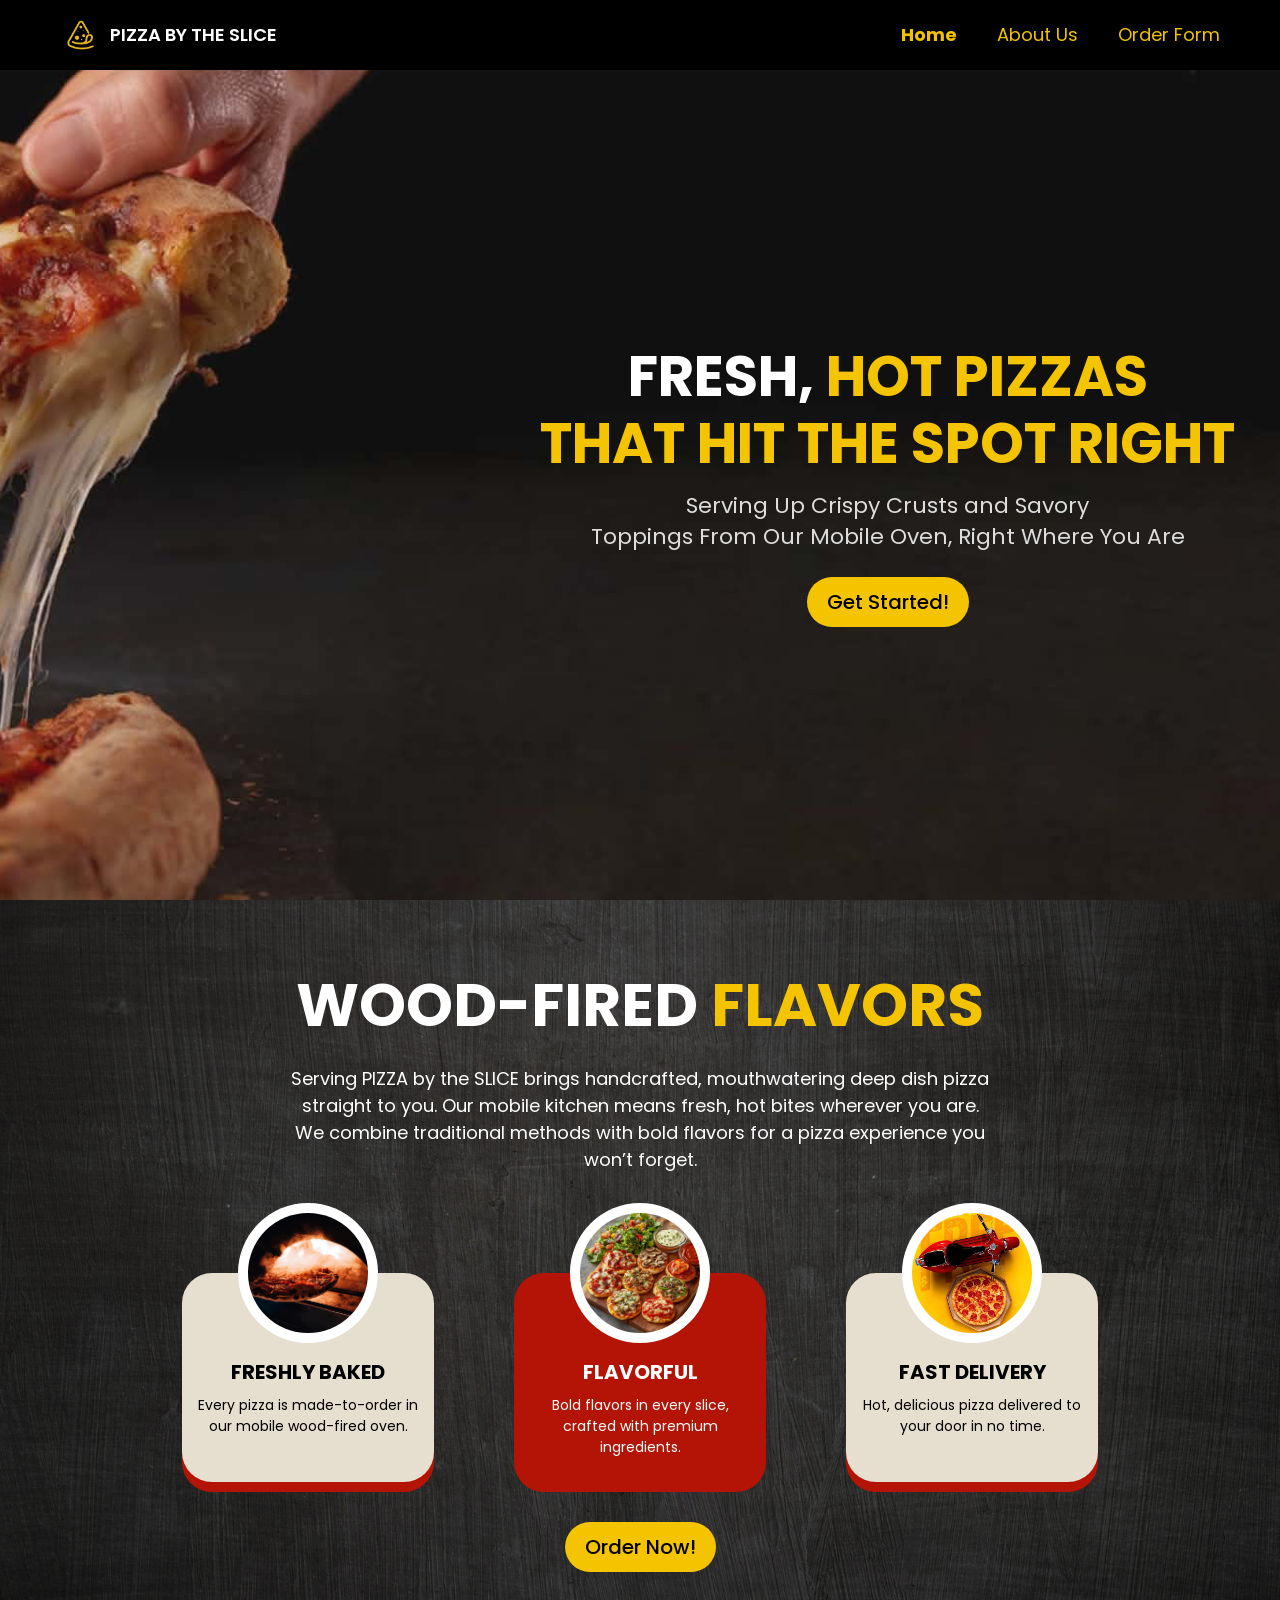
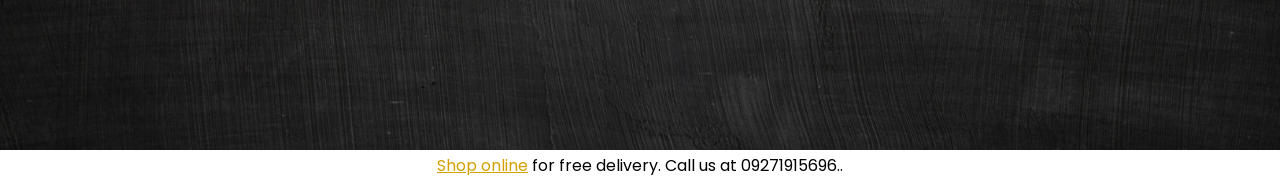
<file: index.html>
<!DOCTYPE html>
<html lang="en">
<head>
<meta charset="UTF-8">
<meta name="viewport" content="width=device-width, initial-scale=1.0">
<title>Pizza by the Slice</title>

<link rel="stylesheet" href="css/style.css">

<!-- Google Font -->
<link href="https://fonts.googleapis.com/css2?family=Poppins:wght@300;400;600&display=swap" rel="stylesheet">
<link rel="preconnect" href="https://fonts.googleapis.com">
<link rel="preconnect" href="https://fonts.gstatic.com" crossorigin>
<link href="https://fonts.googleapis.com/css2?family=Alice&family=Archivo+Black&family=Bungee&family=Cinzel:wght@400..900&family=Merriweather:ital,opsz,wght@0,18..144,300..900;1,18..144,300..900&family=Monsieur+La+Doulaise&family=Pacifico&family=Pinyon+Script&family=Roboto+Slab:wght@100..900&family=Source+Serif+4:ital,opsz,wght@0,8..60,200..900;1,8..60,200..900&display=swap" rel="stylesheet">

</head>

<body class="page-home">
<header>
    <div class="navbar">
        <div class="logo">
            <img src="assets/pizza-logo.png" alt="logo">
            <span>PIZZA BY THE SLICE</span>
        </div>
        <nav>
            <ul>
                <li><a href="index.html">Home</a></li>
                <li><a href="about-us.html">About Us</a></li>
                <li><a href="order-form.html">Order Form</a></li>
            </ul>
        </nav>
    </div>
</header>

<section class="hero">
    <div class="hero-text">
        <h1>
            FRESH, <span>HOT PIZZAS</span><br>
            <span class="hero-line-wide">THAT HIT THE SPOT RIGHT</span>
        </h1>
        <p>
            Serving Up Crispy Crusts and Savory<br>
            Toppings From Our Mobile Oven, Right Where You Are
        </p>
       <a href="#about" class="order-btn">Get Started!</a>
    </div>
</section>

<!-- ABOUT SECTION -->
<section id="about" class="about-section">
    <div class="about-header">
        <h1>WOOD-FIRED <span>FLAVORS</span></h1>
        <p>
            Serving PIZZA by the SLICE brings handcrafted, mouthwatering deep dish pizza straight to you.
            Our mobile kitchen means fresh, hot bites wherever you are. We combine traditional methods
            with bold flavors for a pizza experience you won’t forget.
        </p>
    </div>

    <div class="chef-container">
        <div class="chef-card">
            <div class="chef-img">
                <img src="assets/freshly-baked.png">
            </div>
            <h3>FRESHLY BAKED</h3>
            <p class="label">Every pizza is made-to-order in our mobile wood-fired oven.</p>
        </div>

        <div class="chef-card highlight">
            <div class="chef-img">
                <img src="assets/flavorful.png">
            </div>
            <h3>FLAVORFUL</h3>
            <p class="label">Bold flavors in every slice, crafted with premium ingredients.</p>
        </div>

        <div class="chef-card">
            <div class="chef-img">
                <img src="assets/fast-delivery.png">
            </div>
            <h3>FAST DELIVERY</h3>
            <p class="label">Hot, delicious pizza delivered to your door in no time.</p>
        </div>
    </div>

    <div class="order-section">
        <a class="order-btn" href="order-form.html">Order Now!</a>
    </div>

</section>

<footer>
    <div class="subtext">
        <p>
            <a href="#">Shop online</a> for free delivery. Call us at 09271915696.</a>.
        </p>
    </div>
</footer>

</body>
</html>
</file>
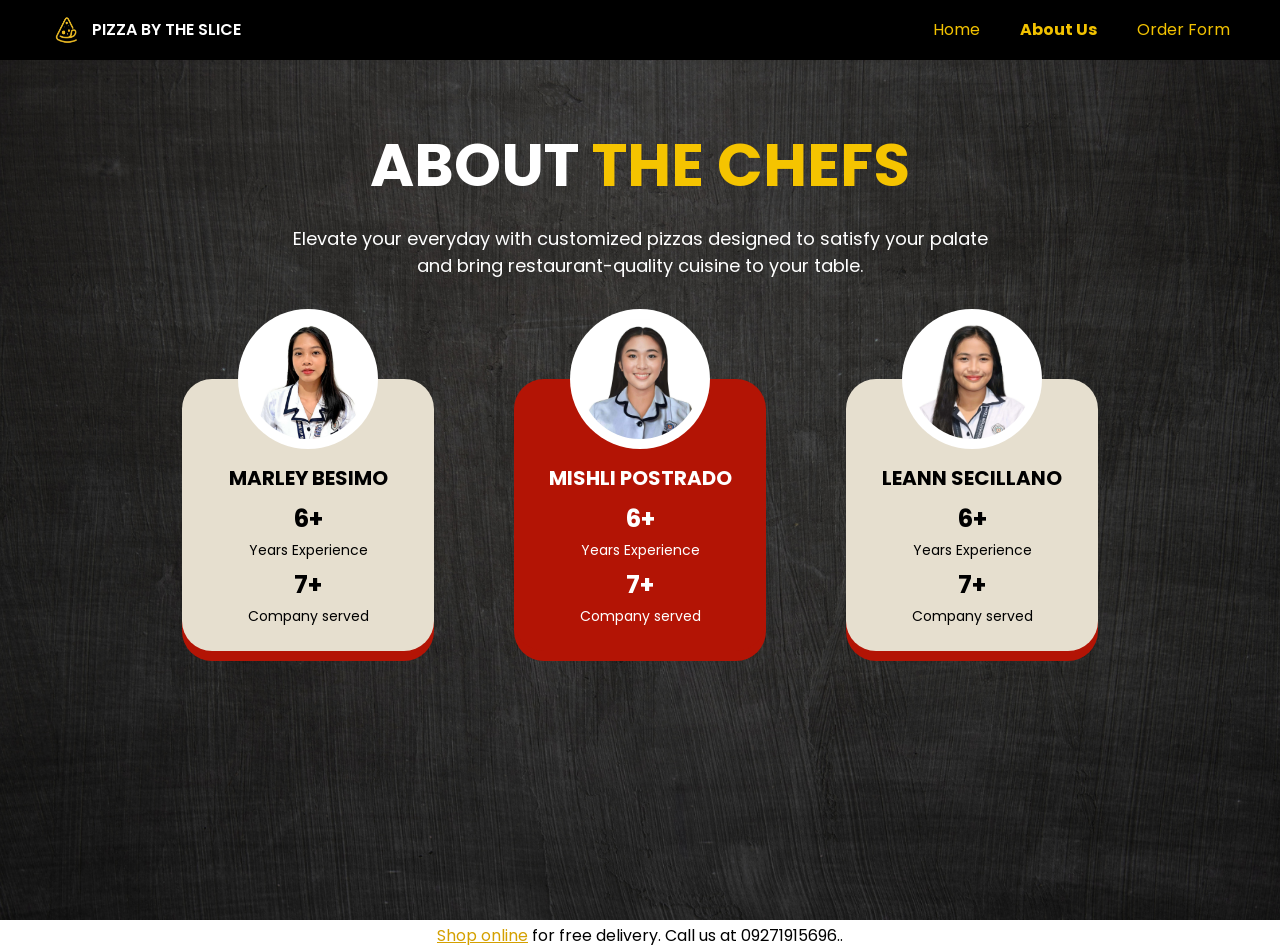
<file: about-us.html>
<!DOCTYPE html>
<html lang="en">
<head>
<meta charset="UTF-8">
<meta name="viewport" content="width=device-width, initial-scale=1.0">
<title>About Us</title>

<link rel="stylesheet" href="../css/style.css">

<!-- Google Font -->
<link href="https://fonts.googleapis.com/css2?family=Poppins:wght@300;400;600&display=swap" rel="stylesheet">
<link rel="preconnect" href="https://fonts.googleapis.com">
<link rel="preconnect" href="https://fonts.gstatic.com" crossorigin>
<link href="https://fonts.googleapis.com/css2?family=Alice&family=Archivo+Black&family=Bungee&family=Cinzel:wght@400..900&family=Merriweather:ital,opsz,wght@0,18..144,300..900;1,18..144,300..900&family=Monsieur+La+Doulaise&family=Pacifico&family=Pinyon+Script&family=Roboto+Slab:wght@100..900&family=Source+Serif+4:ital,opsz,wght@0,8..60,200..900;1,8..60,200..900&display=swap" rel="stylesheet">

</head>

<body class="nav-compact page-about">

<header>
    <div class="navbar">
        <div class="logo">
            <img src="../assets/pizza-logo.png" alt="logo">
            <span>PIZZA BY THE SLICE</span>
        </div>
        <nav>
            <ul>
                <li><a href="../pizza_order.html">Home</a></li>
                <li><a href="about-us.html">About Us</a></li>
                <li><a href="order-form.html">Order Form</a></li>
            </ul>
        </nav>
    </div>
</header>

<section class="about-section">
    <div class="about-header">
        <h1>ABOUT <span>THE CHEFS</span></h1>
        <p>
            Elevate your everyday with customized pizzas designed to satisfy your palate
            and bring restaurant-quality cuisine to your table.
        </p>
    </div>

    <div class="chef-container">
        <div class="chef-card">
            <div class="chef-img">
                <img src="../assets/chef-marley.png" alt="Marley Besimo">
            </div>
            <h3>MARLEY BESIMO</h3>
            <p class="stat">6+</p>
            <p class="label">Years Experience</p>
            <p class="stat">7+</p>
            <p class="label">Company served</p>
        </div>

        <div class="chef-card highlight">
            <div class="chef-img">
                <img src="../assets/chef-mishli.png" alt="Mishli Postrado">
            </div>
            <h3>MISHLI POSTRADO</h3>
            <p class="stat">6+</p>
            <p class="label">Years Experience</p>
            <p class="stat">7+</p>
            <p class="label">Company served</p>
        </div>

        <div class="chef-card">
            <div class="chef-img">
                <img src="../assets/chef-leann.png" alt="Leann Secillano">
            </div>
            <h3>LEANN SECILLANO</h3>
            <p class="stat">6+</p>
            <p class="label">Years Experience</p>
            <p class="stat">7+</p>
            <p class="label">Company served</p>
        </div>
    </div>
</section>

<footer>
    <div class="subtext">
        <p>
            <a href="#">Shop online</a> for free delivery. Call us at 09271915696.</a>.
        </p>
    </div>
</footer>

</body>
</html>
</file>
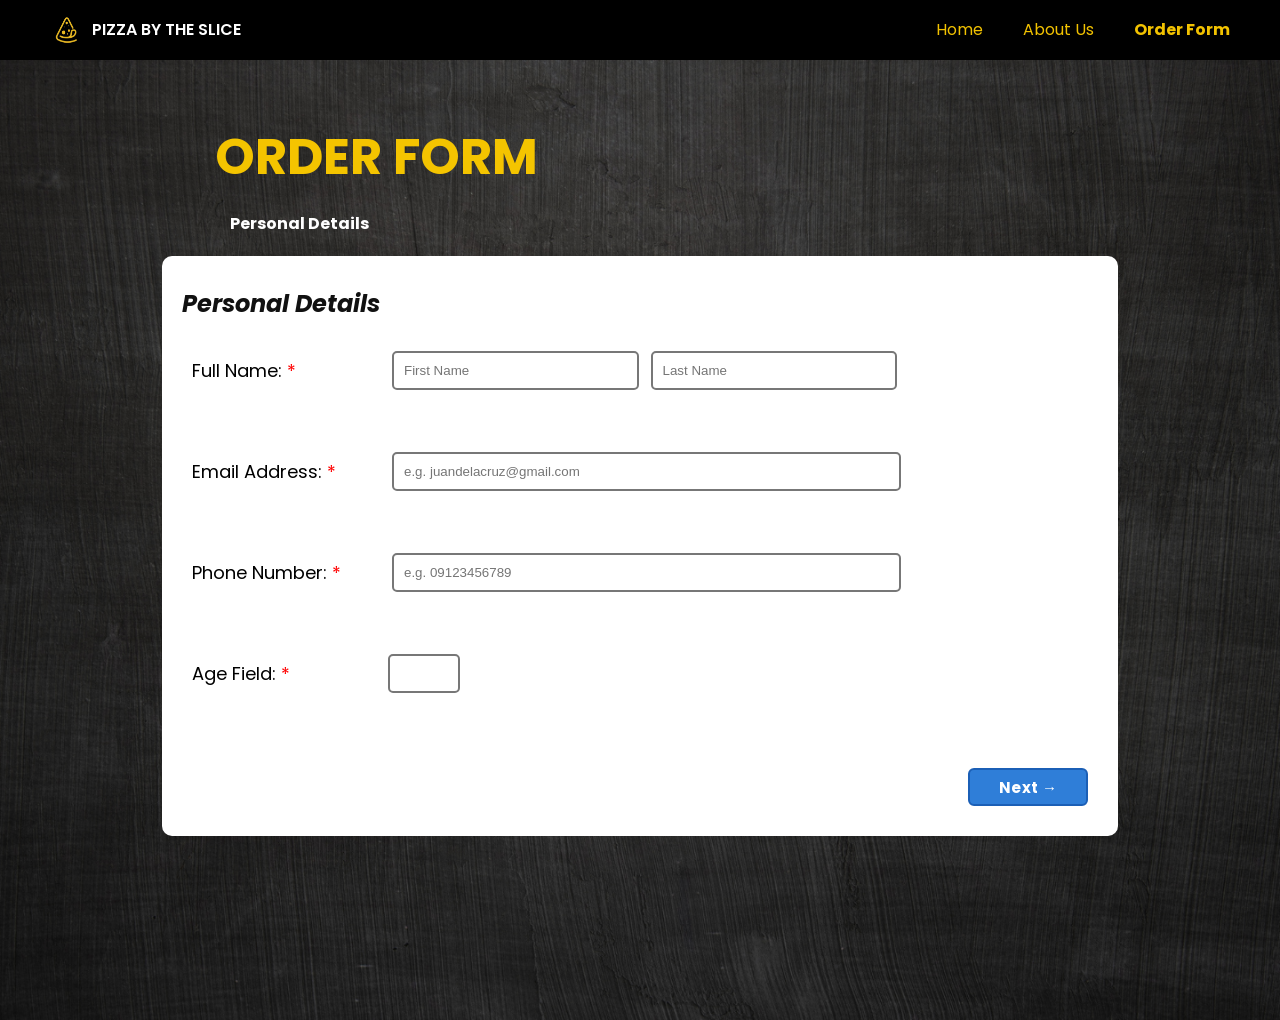
<file: order-form.html>
<!DOCTYPE html>
<html lang="en">
<head>
<meta charset="UTF-8">
<meta name="viewport" content="width=device-width, initial-scale=1.0">
<title>Order Form</title>

<link rel="stylesheet" href="../css/style.css">

<!-- Google Font -->
<link href="https://fonts.googleapis.com/css2?family=Poppins:wght@300;400;600&display=swap" rel="stylesheet">
<link rel="preconnect" href="https://fonts.googleapis.com">
<link rel="preconnect" href="https://fonts.gstatic.com" crossorigin>
<link href="https://fonts.googleapis.com/css2?family=Alice&family=Archivo+Black&family=Bungee&family=Cinzel:wght@400..900&family=Merriweather:ital,opsz,wght@0,18..144,300..900;1,18..144,300..900&family=Monsieur+La+Doulaise&family=Pacifico&family=Pinyon+Script&family=Roboto+Slab:wght@100..900&family=Source+Serif+4:ital,opsz,wght@0,8..60,200..900;1,8..60,200..900&display=swap" rel="stylesheet">

</head>

<body class="nav-compact page-order">

<!-- NAVBAR -->
<header>
    <div class="navbar">

        <div class="logo">
            <img src="../assets/pizza-logo.png" alt="logo">
            <span>PIZZA BY THE SLICE</span>
        </div>

        <nav>
            <ul>
                <li><a href="../pizza_order.html">Home</a></li>
                <li><a href="about-us.html">About Us</a></li>
                <li><a href="order-form.html">Order Form</a></li>
            </ul>
        </nav>

    </div>
</header>

<section class="pd-container">

<h1>ORDER FORM</h1>

<form>

<input class="step-toggle" type="radio" name="step" id="step-personal" checked>
<input class="step-toggle" type="radio" name="step" id="step-pizza">
<input class="step-toggle" type="radio" name="step" id="step-toppings">
<input class="step-toggle" type="radio" name="step" id="step-fulfillment">
<input class="step-toggle" type="radio" name="step" id="step-summary">

<div class="form-step" data-step="personal">
<p class="breadcrumb"><b>Personal Details</b></p>
<div class="form-box">
<h2 class="form-title">Personal Details</h2>

<div class="form-body">
<div class="row">
<label>Full Name: <span>*</span></label>

<div class="name-fields">
<input type="text" name="firstname" placeholder="First Name"
required minlength="5" maxlength="60">

<input type="text" name="lastname" placeholder="Last Name"
required minlength="5" maxlength="60">
</div>
</div>


<div class="row">
<label>Email Address: <span>*</span></label>

<input type="email" name="email"
required
placeholder="e.g. juandelacruz@gmail.com">
</div>


<div class="row">
<label>Phone Number: <span>*</span></label>

<input type="tel"
name="phone"
pattern="[0-9]{7,11}"
required
placeholder="e.g. 09123456789">
</div>


<div class="row">
<label>Age Field: <span>*</span></label>

<input type="number"
name="age"
min="13"
max="99"
required>
</div>
</div>

<div class="buttons">
<label for="step-pizza" class="next">Next &rarr;</label>

</div>

</div>
</div>

<div class="form-step" data-step="pizza">
<p class="breadcrumb">Personal Details &gt; <b>Pizza Selection</b></p>
<div class="form-box ps-box">
<h2 class="form-title">Pizza Selection</h2>

<div class="ps-body">
<div class="ps-section">
    <div class="ps-label">Pizza Size: <span>*</span></div>
    <div class="ps-sizes">
        <label class="ps-size">
            <img src="../assets/pizza-small.png" alt="Small pizza">
            <div class="ps-size-text">
                <span class="ps-size-name">SMALL</span>
                <span class="ps-size-meta">10 inch</span>
            </div>
            <input type="radio" name="size" value="small" required>
        </label>

        <label class="ps-size">
            <img src="../assets/pizza-medium.png" alt="Medium pizza">
            <div class="ps-size-text">
                <span class="ps-size-name">MEDIUM</span>
                <span class="ps-size-meta">12 inch</span>
            </div>
            <input type="radio" name="size" value="medium" checked>
        </label>

        <label class="ps-size">
            <img src="../assets/pizza-large.png" alt="Large pizza">
            <div class="ps-size-text">
                <span class="ps-size-name">LARGE</span>
                <span class="ps-size-meta">14 inch</span>
            </div>
            <input type="radio" name="size" value="large">
        </label>

        <label class="ps-size">
            <img src="../assets/pizza-xl.png" alt="Extra large pizza">
            <div class="ps-size-text">
                <span class="ps-size-name">EXTRA LARGE</span>
                <span class="ps-size-meta">16 inch</span>
            </div>
            <input type="radio" name="size" value="extra-large">
        </label>
    </div>
</div>

<div class="ps-section ps-selects">
    <div class="ps-select-group">
        <label class="ps-label" for="crust">Crust Type: <span>*</span></label>
        <select id="crust" name="crust" class="ps-select" required>
            <option value="" selected disabled>-- Choose a crust --</option>
            <option>Thin</option>
            <option>Thick</option>
            <option>Stuffed</option>
            <option>Gluten-Free</option>
        </select>
    </div>

    <div class="ps-select-group">
        <label class="ps-label" for="sauce">Sauce: <span>*</span></label>
        <select id="sauce" name="sauce" class="ps-select" required>
            <option value="" selected disabled>-- Choose a sauce --</option>
            <optgroup label="Classic">
                <option>Tomato</option>
                <option>Garlic White</option>
            </optgroup>
            <optgroup label="Special">
                <option>Pesto</option>
                <option>Barbecue</option>
            </optgroup>
        </select>
    </div>
</div>
</div>

<div class="buttons ps-buttons">
    <button type="reset" class="reset">Start Over</button>
    <label for="step-personal" class="back">&larr; Back</label>
    <label for="step-toppings" class="next">Next &rarr;</label>
</div>

</div>
</div>

<div class="form-step" data-step="toppings">
<p class="breadcrumb">Personal Details &gt; Pizza Selection &gt; <b>Toppings</b></p>
<div class="box">

<p class="h2">Toppings: <span>*</span></p>
<p class="offer">(Offers 8 toppings)</p>

<div class="toppings">

<div class="column">

<label>
<input type="checkbox" checked disabled>
Cheese
<img src="../assets/cheese.png">
</label>

<label>
<input type="checkbox">
Pepperoni
<img src="../assets/pepperoni.png">
</label>

<label>
<input type="checkbox" class="topping-checkbox--mushroom">
Mushrooms
<img src="../assets/mushroom.png" class="topping-img--mushroom">
</label>

<label>
<input type="checkbox">
Onions
<img src="../assets/onions.png">
</label>

</div>

<div class="column">

<label>
<input type="checkbox">
Bell Pepper
<img src="../assets/bell-pepper.png">
</label>

<label>
<input type="checkbox">
Olives
<img src="../assets/olives.png">
</label>

<label>
<input type="checkbox">
Bacon
<img src="../assets/bacon.png">
</label>

<label>
<input type="checkbox" title="Warning: Pineapple on pizza is controversial!">
Pineapple
<img src="../assets/pineapple.png">
</label>

</div>

</div>

<div class="buttons">
<button type="reset" class="reset">Start Over</button>
<label for="step-pizza" class="back">&larr; Back</label>
<label for="step-fulfillment" class="next">Next &rarr;</label>
</div>

</div>
</div>

<div class="form-step" data-step="fulfillment">
<p class="breadcrumb">Personal Details &gt; Pizza Selection &gt; Toppings &gt; <b>Fulfillment &amp; Payment</b></p>
<div class="form-box fp-box">
<h2 class="form-title">Fulfillment &amp; Payment</h2>

<div class="fp-row fp-delivery">
    <div class="fp-label">Delivery Method: <span>*</span></div>
    <label class="fp-radio">
        <input type="radio" name="delivery" value="home" required>
        Home Delivery
    </label>
    <label class="fp-radio">
        <input type="radio" name="delivery" value="pickup" required>
        Store Pickup
    </label>
</div>

<div class="fp-row">
    <label class="fp-label" for="address">Address: <span>*</span></label>
    <textarea id="address" name="address" class="fp-textarea" rows="3" placeholder="Enter your full address here..." required></textarea>
</div>

<fieldset class="fp-fieldset">
    <legend>Payment Details</legend>

    <div class="fp-row">
        <label class="fp-label" for="payment">Payment Method: <span>*</span></label>
        <select id="payment" name="payment" class="fp-select" required>
            <option value="" selected disabled>-- Choose a method --</option>
            <option>Credit Card</option>
            <option>GCash</option>
            <option>Cash on Delivery</option>
        </select>
    </div>

    <div class="fp-row">
        <label class="fp-label" for="card-number">Card Number (Required for credit card only):</label>
        <input id="card-number" name="card-number" class="fp-input" type="text" placeholder="1234567890123456">
    </div>
</fieldset>

<div class="buttons fp-buttons">
    <button type="reset" class="reset">Reset</button>
    <label for="step-toppings" class="back">&larr; Back</label>
    <label for="step-summary" class="next">Next &rarr;</label>
</div>

</div>
</div>

<div class="form-step" data-step="summary">
<p class="breadcrumb">Personal Details &gt; Pizza Selection &gt; Toppings &gt; Fulfillment &amp; Payment &gt; <b>Order Summary</b></p>
<div class="form-box os-box">
<h2 class="form-title">Order Summary</h2>

<div class="os-table-wrap">
<table class="os-table">
    <thead>
        <tr>
            <th>Size</th>
            <th>Base Price</th>
            <th>Extra Toppings (each)</th>
        </tr>
    </thead>
    <tbody>
        <tr>
            <td>Small</td>
            <td>₱ 199.00</td>
            <td>+ ₱ 20.00</td>
        </tr>
        <tr class="highlight">
            <td>Medium</td>
            <td>₱ 299.00</td>
            <td>+ ₱ 25.00</td>
        </tr>
        <tr>
            <td>Large</td>
            <td>₱ 399.00</td>
            <td>+ ₱ 30.00</td>
        </tr>
        <tr class="highlight">
            <td>Extra Large</td>
            <td>₱ 499.00</td>
            <td>+ ₱ 35.00</td>
        </tr>
    </tbody>
</table>
</div>

<div class="os-total">
    <span class="os-total-label">Total</span>
    <span class="os-total-value">₱1,506.00</span>
</div>

<div class="buttons os-buttons">
    <label for="step-fulfillment" class="back">&larr; Back</label>
    <a href="#order-modal" class="next submit">Submit</a>
</div>
</div>
</div>

<div class="modal-backdrop" id="order-modal" aria-hidden="true">
<div class="modal-card" role="dialog" aria-modal="true" aria-labelledby="modal-title">
    <div class="modal-check">✓</div>
    <h3 id="modal-title">Thank you for your purchase!</h3>
    <a class="modal-home" href="../pizza_order.html">Back to Home</a>
</div>
</div>

</form>

</section>

</body>
</html>
</file>
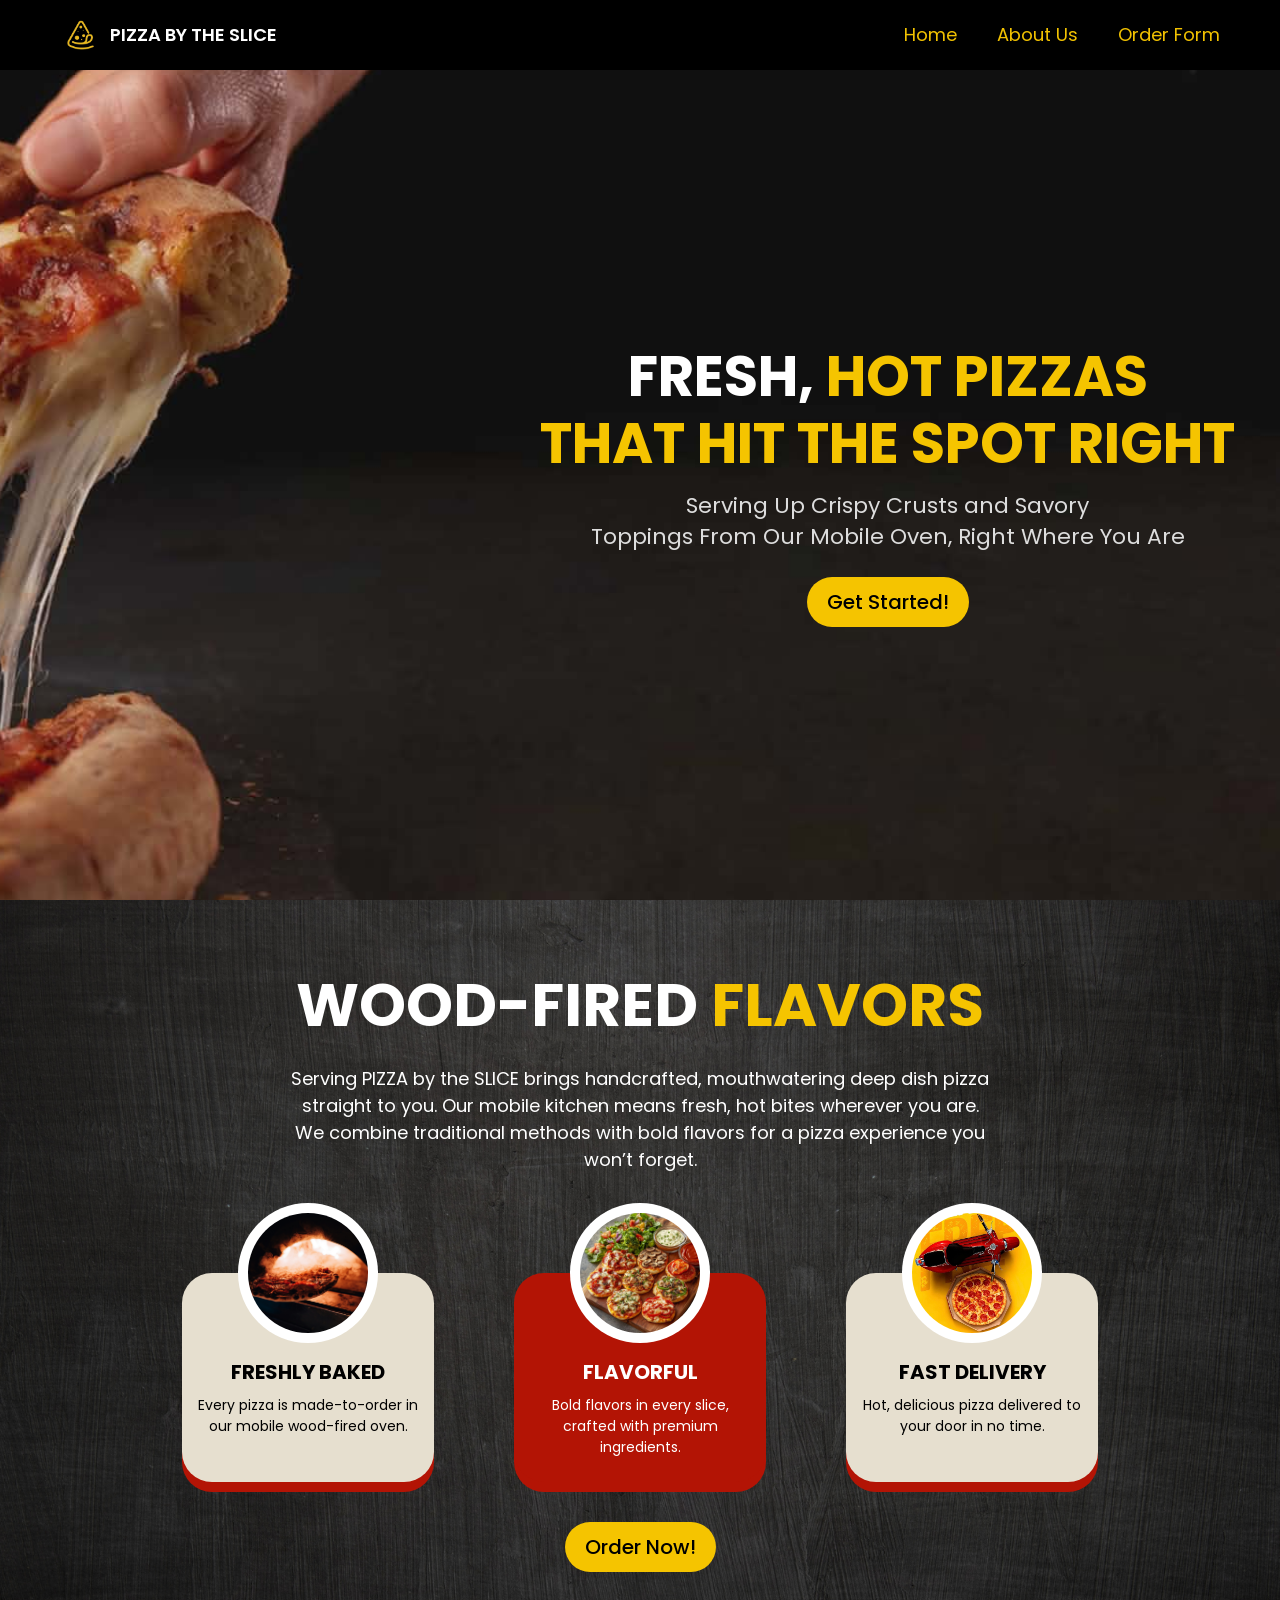
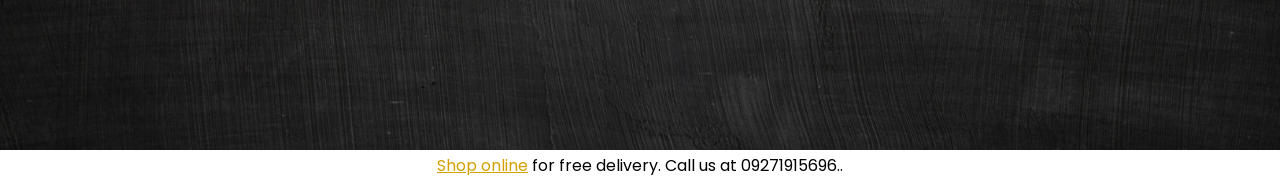
<file: pizza_order.html>
<!DOCTYPE html>
<html lang="en">
<head>
<meta charset="UTF-8">
<meta name="viewport" content="width=device-width, initial-scale=1.0">
<title>Pizza by the Slice</title>

<link rel="stylesheet" href="css/style.css">

<!-- Google Font -->
<link href="https://fonts.googleapis.com/css2?family=Poppins:wght@300;400;600&display=swap" rel="stylesheet">
<link rel="preconnect" href="https://fonts.googleapis.com">
<link rel="preconnect" href="https://fonts.gstatic.com" crossorigin>
<link href="https://fonts.googleapis.com/css2?family=Alice&family=Archivo+Black&family=Bungee&family=Cinzel:wght@400..900&family=Merriweather:ital,opsz,wght@0,18..144,300..900;1,18..144,300..900&family=Monsieur+La+Doulaise&family=Pacifico&family=Pinyon+Script&family=Roboto+Slab:wght@100..900&family=Source+Serif+4:ital,opsz,wght@0,8..60,200..900;1,8..60,200..900&display=swap" rel="stylesheet">

</head>

<body class="page-home">
<header>
    <div class="navbar">
        <div class="logo">
            <img src="assets/pizza-logo.png" alt="logo">
            <span>PIZZA BY THE SLICE</span>
        </div>
        <nav>
            <ul>
                <li><a href="pizza_order.html">Home</a></li>
                <li><a href="pages/about-us.html">About Us</a></li>
                <li><a href="pages/order-form.html">Order Form</a></li>
            </ul>
        </nav>
    </div>
</header>

<section class="hero">
    <div class="hero-text">
        <h1>
            FRESH, <span>HOT PIZZAS</span><br>
            <span class="hero-line-wide">THAT HIT THE SPOT RIGHT</span>
        </h1>
        <p>
            Serving Up Crispy Crusts and Savory<br>
            Toppings From Our Mobile Oven, Right Where You Are
        </p>
       <a href="#about" class="order-btn">Get Started!</a>
    </div>
</section>

<!-- ABOUT SECTION -->
<section id="about" class="about-section">
    <div class="about-header">
        <h1>WOOD-FIRED <span>FLAVORS</span></h1>
        <p>
            Serving PIZZA by the SLICE brings handcrafted, mouthwatering deep dish pizza straight to you.
            Our mobile kitchen means fresh, hot bites wherever you are. We combine traditional methods
            with bold flavors for a pizza experience you won’t forget.
        </p>
    </div>

    <div class="chef-container">
        <div class="chef-card">
            <div class="chef-img">
                <img src="assets/freshly-baked.png">
            </div>
            <h3>FRESHLY BAKED</h3>
            <p class="label">Every pizza is made-to-order in our mobile wood-fired oven.</p>
        </div>

        <div class="chef-card highlight">
            <div class="chef-img">
                <img src="assets/flavorful.png">
            </div>
            <h3>FLAVORFUL</h3>
            <p class="label">Bold flavors in every slice, crafted with premium ingredients.</p>
        </div>

        <div class="chef-card">
            <div class="chef-img">
                <img src="assets/fast-delivery.png">
            </div>
            <h3>FAST DELIVERY</h3>
            <p class="label">Hot, delicious pizza delivered to your door in no time.</p>
        </div>
    </div>

    <div class="order-section">
        <a class="order-btn" href="pages/order-form.html">Order Now!</a>
    </div>

</section>

<footer>
    <div class="subtext">
        <p>
            <a href="#">Shop online</a> for free delivery. Call us at 09271915696.</a>.
        </p>
    </div>
</footer>

</body>
</html>
</file>
<file: css/style.css>
/* BODY */
body{
margin:0;
font-family:"Poppins", sans-serif;
min-height: 100vh;
display: flex;
flex-direction: column;
}

/* NAVBAR */
header{
    background:black;
    box-sizing:border-box;
    width:100%;
    height:70px;
    overflow:hidden;
}

.navbar{
    display:flex;
    justify-content:space-between;
    align-items:center;
    padding:10px 60px;
    height:70px;
    box-sizing:border-box;
    font-family:"Poppins", sans-serif;
}

.logo{
display:flex;
align-items:center;
gap:10px;
}

.logo img{
width:40px;
height:40px;
height:auto;
}

.logo span{
color:white;
font-size:18px;
font-weight:600;
line-height:1;
}
nav ul{
    display:flex;
    list-style:none;
    margin:0;
    padding:0;
}

nav ul li{
    margin-left:40px;
}

nav ul li a{
    text-decoration:none;
    color:#f2c200;
    font-size:18px;
    font-family:"Poppins", sans-serif;
    display:block;
    line-height:1;
    padding:8px 0;
}

/* Compact nav for pages that look larger than the home nav */
.nav-compact header{
    height:60px;
}

.nav-compact .navbar{
    height:60px;
    padding:8px 50px;
}

.nav-compact .logo img{
    width:32px;
    height:32px;
}

.nav-compact .logo span{
    font-size:16px;
}

.nav-compact nav ul li a{
    font-size:16px;
    padding:6px 0;
}

.nav-compact .about-section{
    min-height:calc(100vh - 60px);
}

nav ul li a:hover{
    font-weight: bold;
    color:#f2c200;
}

.page-home nav a[href="index.html"],
.page-about nav a[href="about-us.html"],
.page-order nav a[href="order-form.html"]{
    font-weight:700;
}

.hero{
height:85vh;
background:url("../assets/home-bg.png");
background-size:cover;
background-position:center;
min-height: calc(100vh - 70px);
height: auto;
display:flex;
align-items:center;
justify-content:flex;
text-align: center;
}

.hero-text{
max-width:auto;
margin-top: 0;
margin-left: 540px;
display:flex;
flex-direction:column;
justify-content:center;
gap:14px;
align-items:center;
padding-left:0;
}

.hero h1{
font-size:56px;
font-weight:700;
line-height:1.2;
color: #ffff;
margin:0;
padding-left:0;
text-align:center;
align-self:center;
padding-right:0;
}

.hero h1 span{
color:#f5c400;
}

.hero-line-right{
    display:block;
    text-align:center;
}

.hero p{
margin:0;
font-size:22px;
color:#ddd;
margin-left: 0;
text-align:center;
margin-left: 0;
font-family:"Poppins", sans-serif;
line-height:1.4;
}

.order-btn{
    position: static;
    padding:10px 20px;
    border:none;
    border-radius:40px;
    background:#f5c400;
    font-size:20px;
    cursor:pointer;
    font-weight:500;
    text-decoration: none;
    color: black;
    display:inline-block;
    margin-top:10px;
    margin-left:0;
    width: fit-content;
    align-self:center;
    font-family:"Poppins", sans-serif;
}

.order-btn:hover{
    background:#ffcf2e;
}

footer{
    margin-top: auto;
    background:#fff;
    text-align:center;
    padding:4px 0;
}

.subtext p{
    margin:0;
    line-height:1.5;
}

.subtext a{
    color:#d4a000;
    text-decoration:underline;
}

.subtext,
.notice{
    font-family:"Poppins", sans-serif;
}

.about-section{
    background-image:url("../assets/background.png");
    min-height: calc(100vh - 70px);
    background-size:cover;
    background-position:center;
    padding-bottom:20px;
    align-items: center;
    text-align: center;
    color:white;
}

.about-section .order-section{
    margin:30px 0 50px;
}

.about-header{
    text-align:center;
    padding-left:0;
}

.about-header h1{
    font-size:60px;
    font-weight:700;
    margin-left: 0;
    margin-right: 0;
    padding-left:0;
    color:#fff;
}

.about-header span{
    color:#f5c400;
}

.about-header p{
    margin-top:15px;
    font-size:18px;
    max-width:700px;
    margin-left:auto;
    margin-right:auto;
    font-family:"Poppins", sans-serif;
    margin-bottom:45px;
}

.chef-container{
    display:flex;
    justify-content:center;
    gap:80px;
    margin-top:100px;
    flex-wrap:wrap;
}

.chef-card{
    background:#e6dfcf;
    width:220px;
    padding:40px 16px 18px;
    border-radius:30px;
    position:relative;
    color:black;
    box-shadow:0 10px 0 #b31405;
}

.chef-card.highlight{
    background:#b31405;
    color:white;
}

.chef-img{
    position: absolute;
    top: -70px;
    left: 50%;
    transform: translateX(-50%);
    width: 140px;
    height: 140px;
    border-radius: 50%;
    background: white;
    display: flex;
    align-items: center;
    justify-content: center;
}

.chef-img img{
    width:120px;
    height:120px;
    border-radius:50%;
    object-fit:cover;
}

.chef-card h3{
    margin-top:44px;
    margin-bottom:8px;
    font-size:20px;
}

.stat{
    font-size:24px;
    font-weight:700;
    margin-top:6px;
    margin-bottom:4px;
}

.label{
    font-size:14px;
    font-family:"Poppins", sans-serif;
    margin-top:0;
    margin-bottom:6px;
}

/* PERSONAL DETAILS SECTION */
.pd-container{
    min-height:100vh;
    background-image:url("../assets/order-form_background.png");
    background-size:cover;
    background-position:center;
    padding-bottom:60px;
}

h1{
    color:#f4c400;
    font-size:50px;
    margin-top: 60px;
    margin-bottom:10px;
    padding-left: 215px;
}

h2{
color:white;
margin-left:80px;
margin-bottom:20px;
padding-left: 150px;
}

.form-box{
    background: #fff;;
    border-radius:10px;
    min-width:20px;
    min-height: 520px;
    max-width: 1100px;   
    width: 70%;         
    margin: 0 auto;     
    padding: 30px;
    display:flex;
    flex-direction:column;
}

.step-toggle{
    position:absolute;
    opacity:0;
    pointer-events:none;
}

.form-step{
    display:none;
}

#step-personal:checked ~ .form-step[data-step="personal"],
#step-pizza:checked ~ .form-step[data-step="pizza"],
#step-toppings:checked ~ .form-step[data-step="toppings"],
#step-fulfillment:checked ~ .form-step[data-step="fulfillment"],
#step-summary:checked ~ .form-step[data-step="summary"]{
    display:block;
}

.form-box h2{
    font-style:italic;
    margin-bottom:30px;
}

.form-title{
    align-self:flex-start;
    margin-left:-160px;
    margin-top:0;
    color:#111;
    position:relative;
    z-index:1;
}

.form-body{
    display:flex;
    flex-direction:column;
    flex:1;
    gap:12px;
}

.row{
    display:flex;
    align-items:center;
    margin-bottom:50px;
}

label{
    width:200px;
    font-size:18px;
}

label span{
    color:red;
}

input{
    padding:10px;
    border-radius:5px;
    border:2px solid #777;
    width:485px;
}

input[type="number"]{
    width:48px;
    margin-left:-4px;
}

.helper{
    display:block;
    margin-left:200px;
    margin-top:4px;
    font-size:12px;
    color:#666;
}

.name-fields{
    display:flex;
    gap:12px;
    width:505px;
}

.name-fields input{
    width:246px;
}

.name-fields input:first-child{
    width:246px;
    margin-left:0;
}

.buttons{
    display:flex;
    justify-content:flex-end;
    gap:15px;
    width:100%;
    padding-right:20px;
    margin-top:auto;
}

.buttons a,
.buttons label,
.buttons button{
    display:inline-flex;
    align-items:center;
    justify-content:center;
    min-width:120px;
    height:38px;
    line-height:1;
    padding:0 16px;
    border-radius:6px;
    cursor:pointer;
    font-weight:700;
    box-sizing:border-box;
    font-size:15px;
}

.buttons .next,
.buttons .back,
.buttons .reset{
    width:50px;
    height:38px;
}
button{
    border:none;
}

.reset{
    background:none;
    color:#1f6fd6;
    text-decoration: none;
    border:none;
    font-weight:700;
    letter-spacing:0.5px;
}

.back{
    background:#fff;
    border:2px solid #1f6fd6;
    border-radius:6px;
    color:#1f6fd6;
    text-decoration: none;
    font-weight:700;
    letter-spacing:0.5px;
}

.next{
    background:#2f7ed8;
    color:#fff !important;
    text-decoration: none;
    border:2px solid #1b5fb6;
    border-radius:6px;
    font-weight:700;
    letter-spacing:0.5px;
}

/* PIZZA SELECTION SECTION */
.ps-box{
    width: 70%;
    max-width: 1100px;
}

.ps-body{
    display:flex;
    flex-direction:column;
    gap:20px;
    flex:1;
}

.ps-section{
    margin-bottom:10px;
}

.ps-label{
    font-size:22px;
    font-weight:500;
    margin-bottom:0 !important;
    color:#111;
}

.ps-label span{
    color:red;
}

.ps-sizes{
    display:flex;
    justify-content:center;
    gap:40px;
    flex-wrap:nowrap;
    margin:0 !important;
    padding:0 !important;
}

.ps-size{
    display:flex;
    flex-direction:column;
    align-items:center;
    gap:6px;
    font-family:"Poppins", sans-serif;
}

.ps-size img{
    width:72px;
    height:72px;
    border-radius:50%;
    object-fit:cover;
}

.ps-size-name{
    font-size:12px;
    letter-spacing:0.5px;
    color:#8b1c14;
    font-weight:600;
}

.ps-size-meta{
    font-size:12px;
    color:#333;
}

.ps-size-text{
    display:flex;
    flex-direction:column;
    align-items:center;
    gap:2px;
}

.ps-size input[type="radio"]{
    width:18px;
    height:18px;
}

.ps-selects{
    display:flex;
    gap:10px;
    margin-top:5px;
}

.ps-select-group{
    min-width:280px;
}

.ps-select{
    width:100%;
    padding:8px 10px;
    font-size:16px;
    border-radius:6px;
    border:2px solid #333;
    background:#fff;
}

.ps-buttons{
    margin-top:10px;
}

/* FULFILLMENT & PAYMENT */

.fp-box{
    width: 70%;
    max-width: 1100px;
}

.fp-row{
    display:flex;
    align-items:center;
    gap:20px;
    margin-bottom:18px;
    flex-wrap:wrap;
}

.fp-label{
    font-size:20px;
    min-width:230px;
}

.fp-label span{
    color:red;
}

.fp-radio{
    display:flex;
    align-items:center;
    gap:8px;
    font-size:18px;
    white-space:nowrap;
}

.fp-radio input[type="radio"]{
    width:18px;
    height:18px;
    margin:0;
    box-sizing:border-box;
}

.fp-delivery{
    flex-wrap:nowrap;
}

.fp-textarea{
    width:100%;
    max-width:820px;
    border:2px solid #333;
    border-radius:8px;
    padding:12px;
    font-size:16px;
    font-family:"Poppins", sans-serif;
}

.fp-fieldset{
    border:1px solid #bbb;
    border-radius:6px;
    padding:16px 18px;
    margin:12px 0 18px;
}

.fp-fieldset legend{
    padding:0 8px;
    font-style:italic;
    color:#666;
}

.fp-select{
    min-width:260px;
    padding:8px 10px;
    font-size:16px;
    border-radius:6px;
    border:2px solid #333;
    background:#fff;
}

.fp-input{
    width:320px;
    padding:10px;
    border-radius:6px;
    border:2px solid #333;
    font-size:16px;
}

.fp-buttons{
    margin-top:6px;
}

/* ORDER SUMMARY */

.os-box{
    width: 70%;
    max-width: 1100px;
}

.os-table-wrap{
    margin-top:10px;
}

.os-table{
    width:100%;
    border-collapse:collapse;
    font-size:18px;
}

.os-table thead th{
    background:#000;
    color:#fff;
    text-align:left;
    padding:12px 18px;
    font-weight:700;
}

.os-table tbody td{
    padding:10px 18px;
    border-bottom:1px solid #e5e5e5;
}

.os-table tbody tr.highlight{
    background:#fff8b8;
}

.os-total{
    display:flex;
    align-items:center;
    gap:80px;
    border-top:1px solid #111;
    padding-top:16px;
    margin-top:18px;
    font-size:28px;
    font-weight:700;
}

.os-total-label{
    min-width:200px;
}

.os-buttons{
    margin-top:100px;
    justify-content:flex-end;
    padding-right:20px;
}

.os-buttons .submit{
    background:#2f7d2f;
    border:2px solid #1f5f1f;
}

.modal-backdrop{
    position:fixed;
    inset:0;
    background:rgba(0,0,0,0.5);
    display:none;
    align-items:center;
    justify-content:center;
    z-index:999;
}

.modal-backdrop:target{
    display:flex;
}

.modal-card{
    background:#fff;
    border-radius:24px;
    padding:36px 30px;
    width:320px;
    text-align:center;
    box-shadow:0 10px 0 rgba(0,0,0,0.2);
    border:6px solid #d0d0d0;
}

.modal-check{
    width:90px;
    height:90px;
    border-radius:50%;
    background:#3f9a2b;
    color:#fff;
    font-size:52px;
    display:flex;
    align-items:center;
    justify-content:center;
    margin:0 auto 16px;
}

.modal-card h3{
    margin:0 0 18px;
    font-size:20px;
    font-weight:700;
}

.modal-home{
    display:inline-block;
    background:#f0b400;
    color:#fff;
    text-decoration:none;
    padding:10px 18px;
    border-radius:20px;
    font-weight:700;
}

/* TOPPINGS SECTION */

.breadcrumb{
color:white;
margin-left:80px;
margin-bottom:20px;
padding-left: 150px;
}

.form-container{
padding-top:30px;
}

.box{
    background: #fff;
    border-radius:10px;
    min-width:20px;
    min-height: 520px;
    max-width: 1100px;   
    width: 70%;         
    margin: 0 auto;     
    padding: 30px;
}

.h2{
margin-bottom:5px;
color: black;
font-weight: bold;
padding-top: 0%;
font-size: 20px;
text-align: left;
margin-left: 0%;
}

.h2 span{
color:red;
}

.offer{
color:gray;
font-style:italic;
margin-bottom:30px;
}

.toppings{
display:flex;
justify-content:left;
gap:300px;
}

.column label{
display:grid;
grid-template-columns:22px 1fr 60px;
align-items:center;
column-gap:12px;
margin-bottom:25px;
font-size:18px;
}

.column img{
width:60px;
height:60px;
object-fit:contain;
display:block;
justify-self:end;
}

.column img.topping-img--mushroom{
transform:scale(1.15);
transform-origin:center;
}

input[type="checkbox"]{
width:18px;
height:18px;
padding:0;
margin:0;
box-sizing:border-box;
}

.topping-checkbox--mushroom{
width:22px;
height:22px;
}

.box .buttons{
    margin-top:30px;
}
</file>
